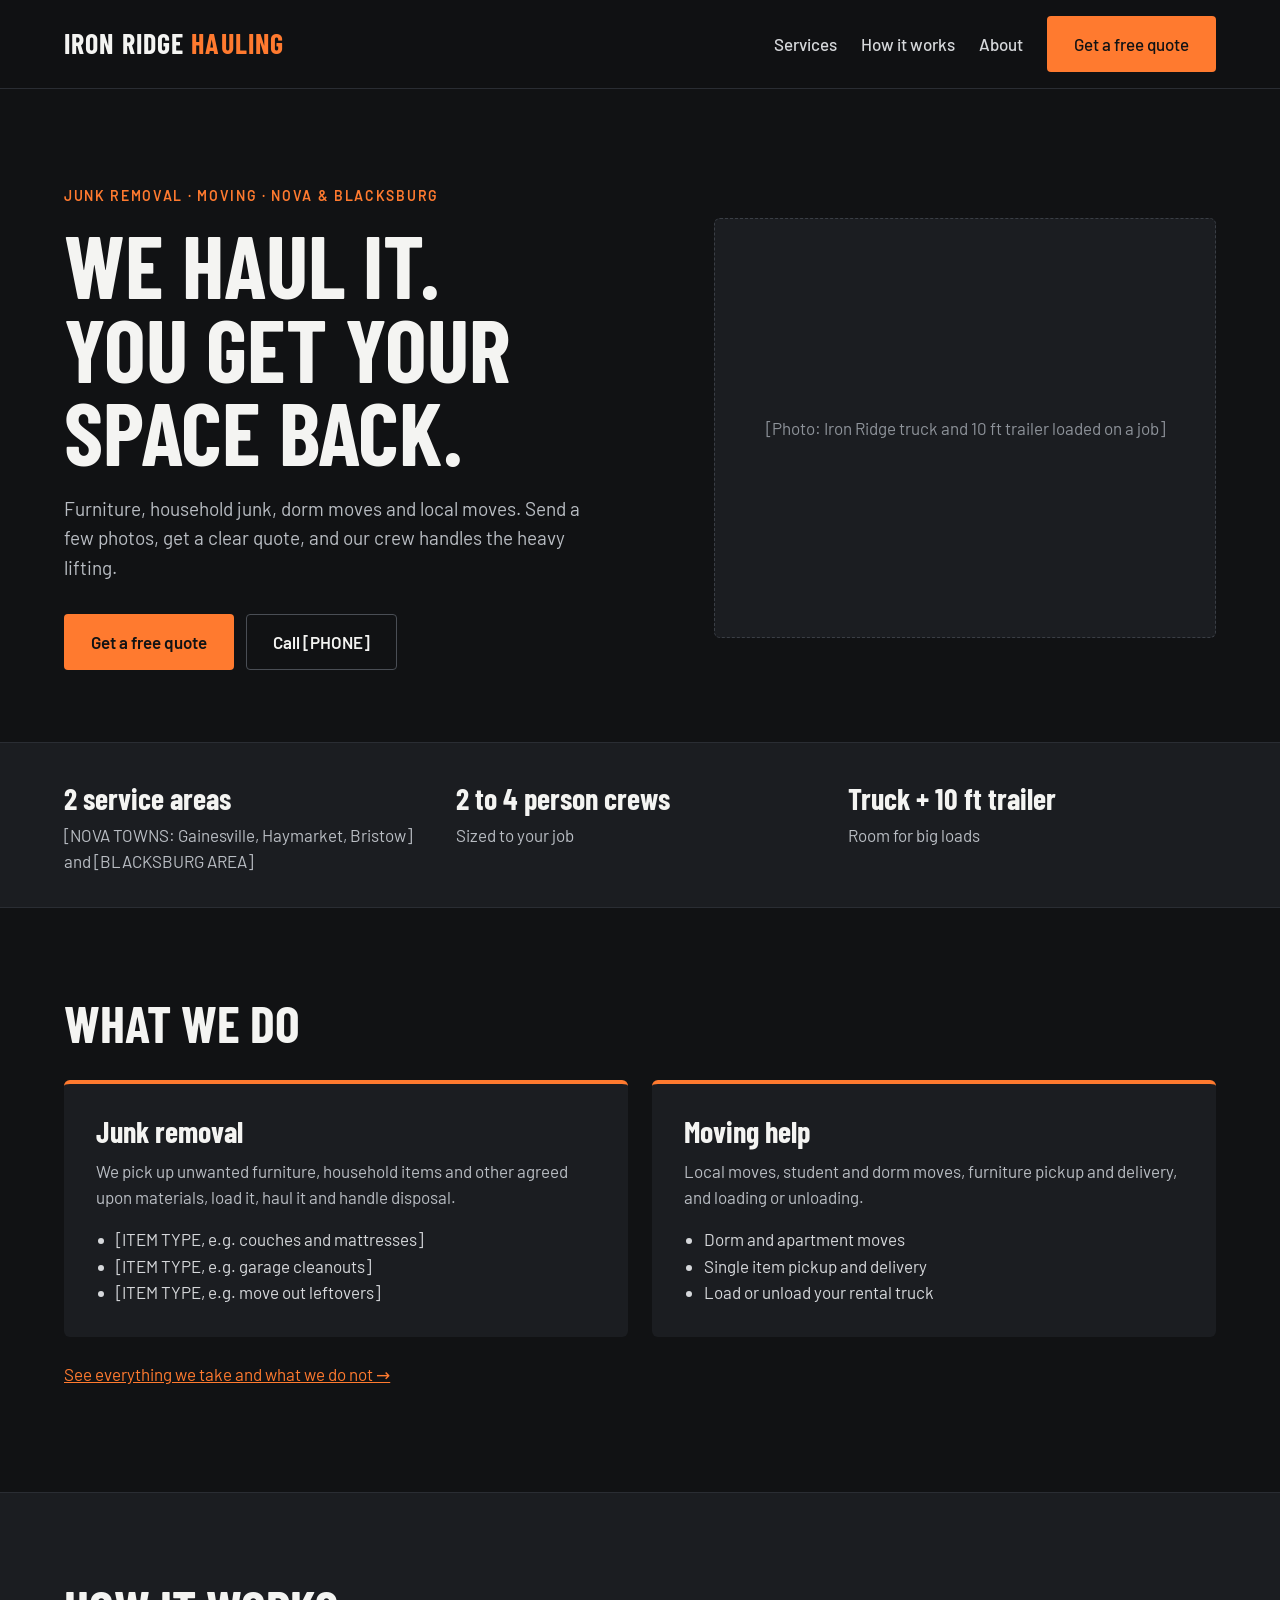
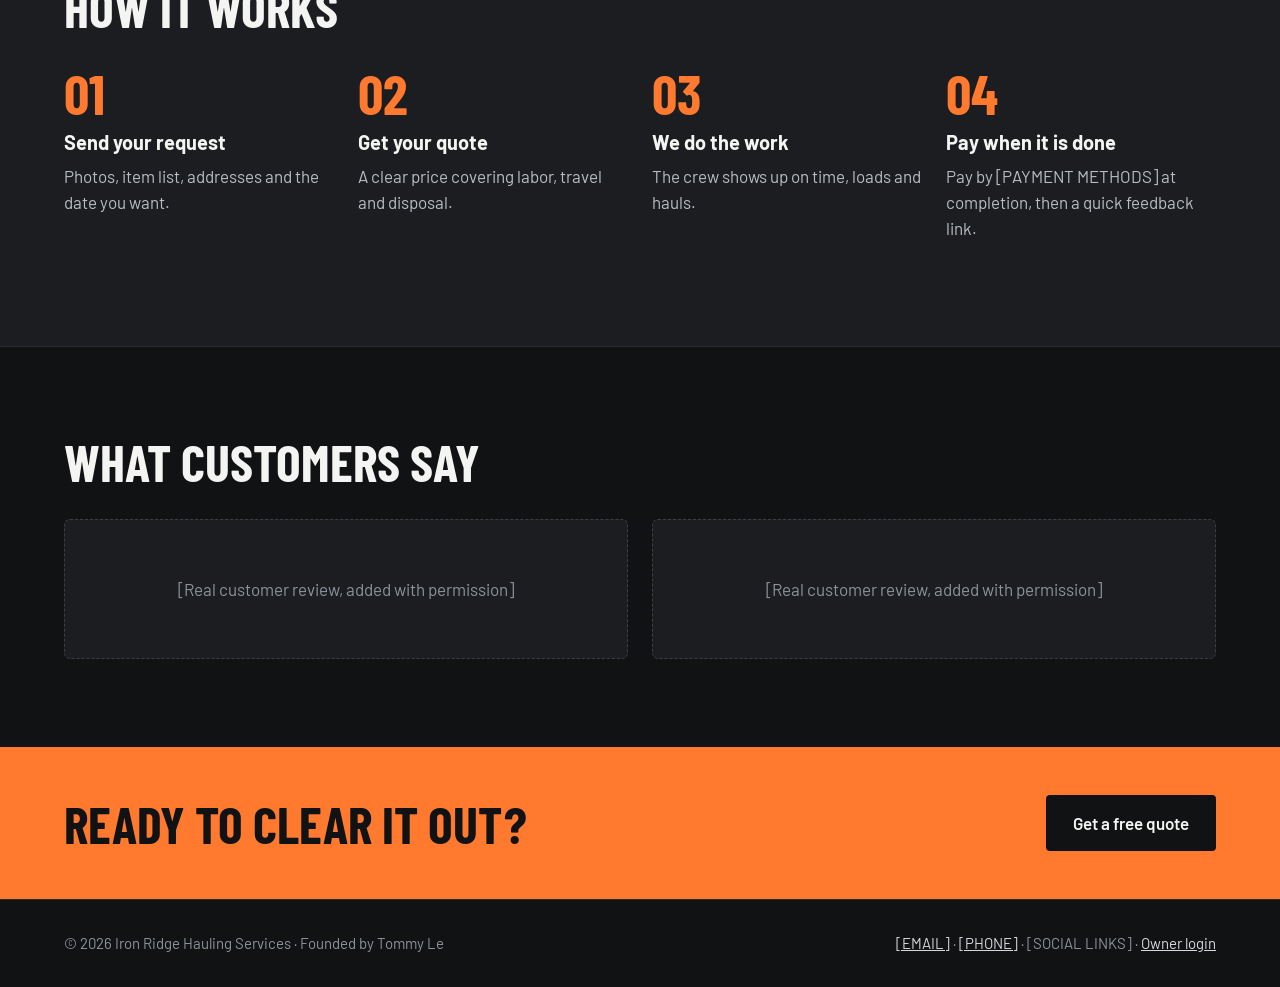
<file: index.html>
<!doctype html>
<html lang="en">
<head>
  <meta charset="utf-8">
  <meta name="viewport" content="width=device-width, initial-scale=1">
  <title>Iron Ridge Hauling Services | Junk Removal and Moving</title>
  <meta name="description" content="Junk removal and moving help in Northern Virginia and Blacksburg. Send photos, get a clear quote, and let our crew handle the heavy lifting.">
  <link rel="preconnect" href="https://fonts.googleapis.com">
  <link rel="preconnect" href="https://fonts.gstatic.com" crossorigin>
  <link rel="stylesheet" href="https://fonts.googleapis.com/css2?family=Barlow+Condensed:wght@600;700&family=Barlow:wght@400;500;600&display=swap">
  <link rel="stylesheet" href="css/styles.css">
  <!-- ANALYTICS: paste the Cloudflare Web Analytics or Google Analytics snippet here on every page -->
</head>
<body>
<a class="skip" href="#main">Skip to content</a>
<header class="site-header">
  <div class="container">
    <a class="logo" href="index.html">IRON RIDGE <span>HAULING</span></a>
    <button class="nav-toggle" aria-expanded="false" aria-controls="site-nav">Menu</button>
    <nav class="site-nav" id="site-nav" aria-label="Main">
      <a href="services.html">Services</a>
      <a href="index.html#how">How it works</a>
      <a href="about.html">About</a>
      <a class="btn btn-primary" href="quote.html">Get a free quote</a>
    </nav>
  </div>
</header>

<main id="main">
  <section class="hero">
    <div class="container">
      <div class="hero-copy">
        <div class="eyebrow">Junk removal · Moving · NoVA &amp; Blacksburg</div>
        <h1>We haul it.<br>You get your space back.</h1>
        <p>Furniture, household junk, dorm moves and local moves. Send a few photos, get a clear quote, and our crew handles the heavy lifting.</p>
        <div class="btn-row">
          <a class="btn btn-primary" href="quote.html">Get a free quote</a>
          <a class="btn btn-ghost" href="tel:[PHONE]">Call [PHONE]</a>
        </div>
      </div>
      <div class="hero-media">
        <!-- Replace with <img src="images/hero.jpg" alt="Iron Ridge truck and trailer loaded on a job"> -->
        <div class="placeholder">[Photo: Iron Ridge truck and 10 ft trailer loaded on a job]</div>
      </div>
    </div>
  </section>

  <section class="section alt" aria-label="At a glance" style="padding:0">
    <div class="container"><div class="stats">
      <div><div class="stat-title">2 service areas</div><div class="muted">[NOVA TOWNS: Gainesville, Haymarket, Bristow] and [BLACKSBURG AREA]</div></div>
      <div><div class="stat-title">2 to 4 person crews</div><div class="muted">Sized to your job</div></div>
      <div><div class="stat-title">Truck + 10 ft trailer</div><div class="muted">Room for big loads</div></div>
    </div></div>
  </section>

  <section class="section" id="services">
    <div class="container">
      <h2>What we do</h2>
      <div class="grid-2">
        <div class="card">
          <h3>Junk removal</h3>
          <p class="muted">We pick up unwanted furniture, household items and other agreed upon materials, load it, haul it and handle disposal.</p>
          <ul><li>[ITEM TYPE, e.g. couches and mattresses]</li><li>[ITEM TYPE, e.g. garage cleanouts]</li><li>[ITEM TYPE, e.g. move out leftovers]</li></ul>
        </div>
        <div class="card">
          <h3>Moving help</h3>
          <p class="muted">Local moves, student and dorm moves, furniture pickup and delivery, and loading or unloading.</p>
          <ul><li>Dorm and apartment moves</li><li>Single item pickup and delivery</li><li>Load or unload your rental truck</li></ul>
        </div>
      </div>
      <p style="margin-top:24px"><a href="services.html">See everything we take and what we do not →</a></p>
    </div>
  </section>

  <section class="section alt" id="how">
    <div class="container">
      <h2>How it works</h2>
      <div class="grid-4">
        <div class="step"><div class="step-num">01</div><h3>Send your request</h3><p>Photos, item list, addresses and the date you want.</p></div>
        <div class="step"><div class="step-num">02</div><h3>Get your quote</h3><p>A clear price covering labor, travel and disposal.</p></div>
        <div class="step"><div class="step-num">03</div><h3>We do the work</h3><p>The crew shows up on time, loads and hauls.</p></div>
        <div class="step"><div class="step-num">04</div><h3>Pay when it is done</h3><p>Pay by [PAYMENT METHODS] at completion, then a quick feedback link.</p></div>
      </div>
    </div>
  </section>

  <section class="section" id="reviews">
    <div class="container">
      <h2>What customers say</h2>
      <div class="grid-2">
        <div class="placeholder" style="min-height:140px">[Real customer review, added with permission]</div>
        <div class="placeholder" style="min-height:140px">[Real customer review, added with permission]</div>
      </div>
    </div>
  </section>

  <section class="cta-band">
    <div class="container">
      <h2>Ready to clear it out?</h2>
      <a class="btn" href="quote.html">Get a free quote</a>
    </div>
  </section>
</main>

<footer class="site-footer">
  <div class="container">
    <div>© <span data-year></span> Iron Ridge Hauling Services · Founded by Tommy Le</div>
    <div><a href="mailto:[EMAIL]">[EMAIL]</a> · <a href="tel:[PHONE]">[PHONE]</a> · [SOCIAL LINKS] · <a href="admin/">Owner login</a></div>
  </div>
</footer>
<script src="js/main.js"></script>
</body>
</html>
</file>
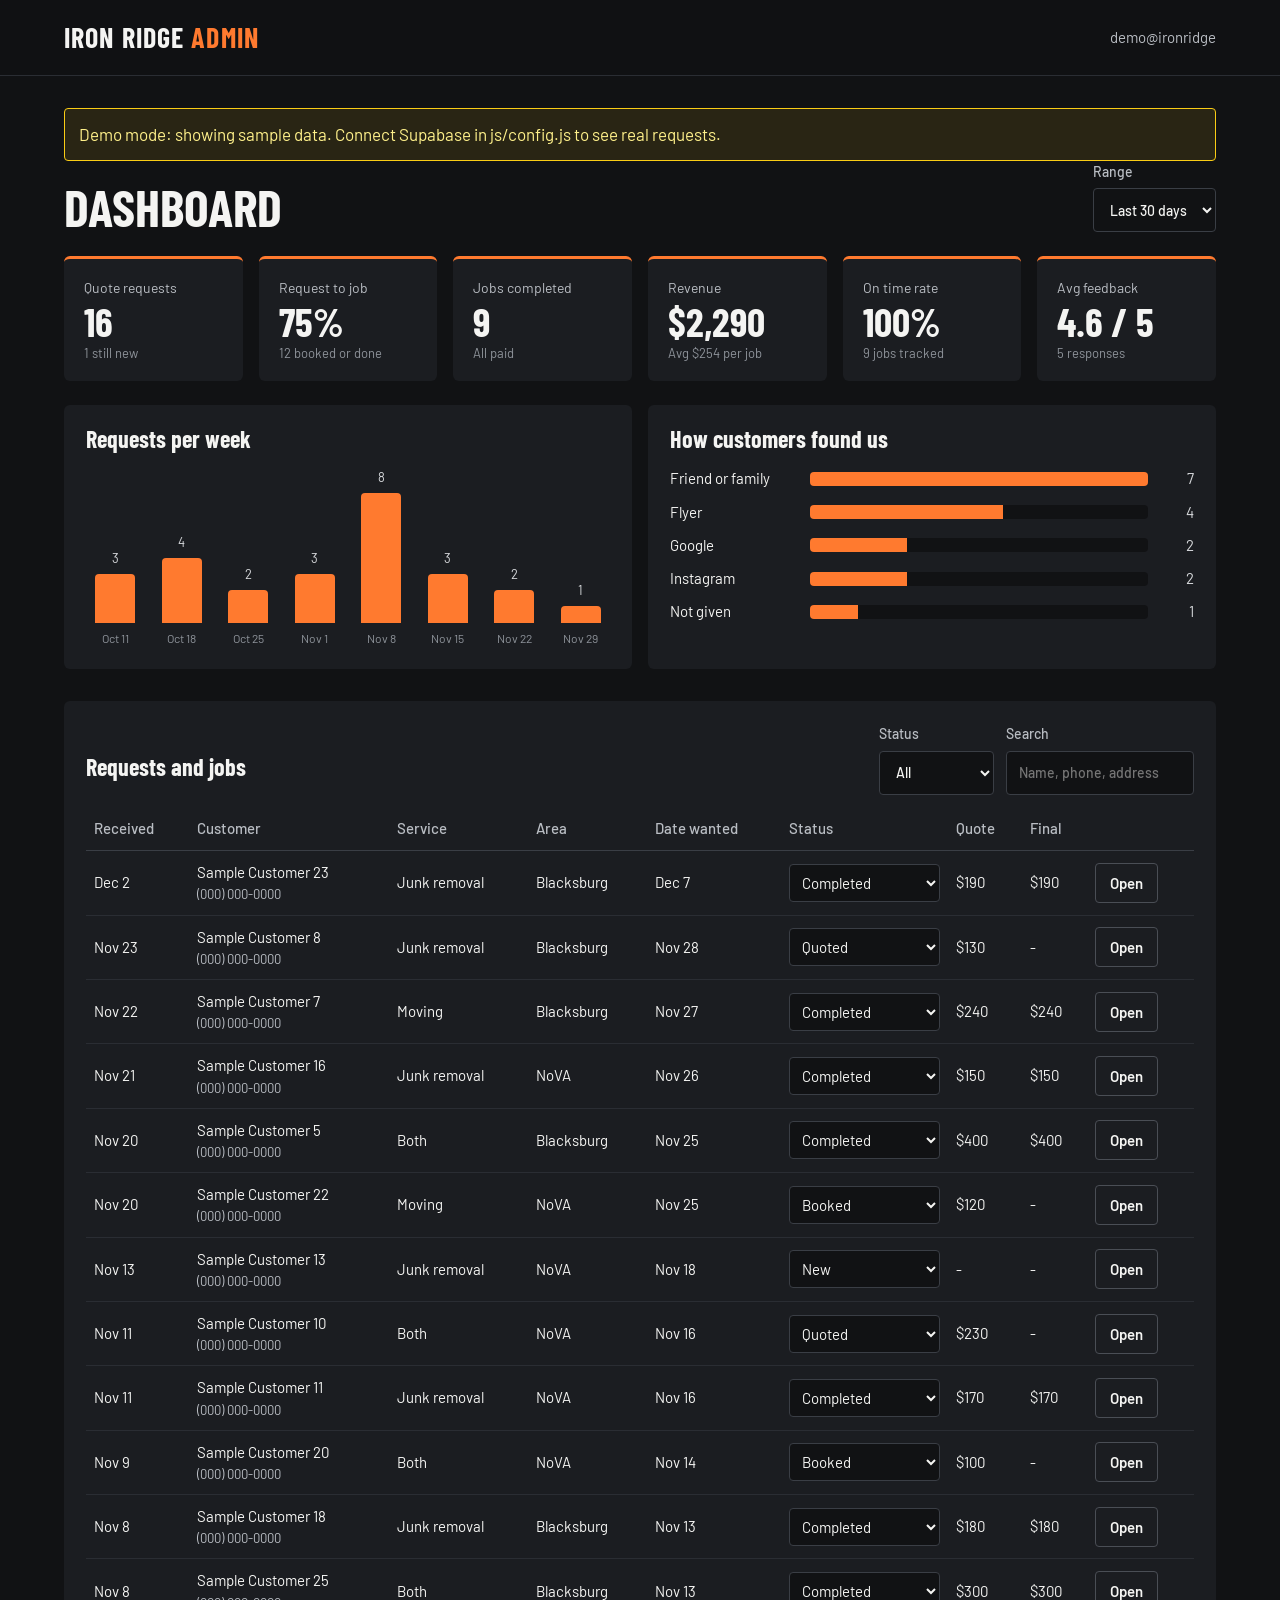
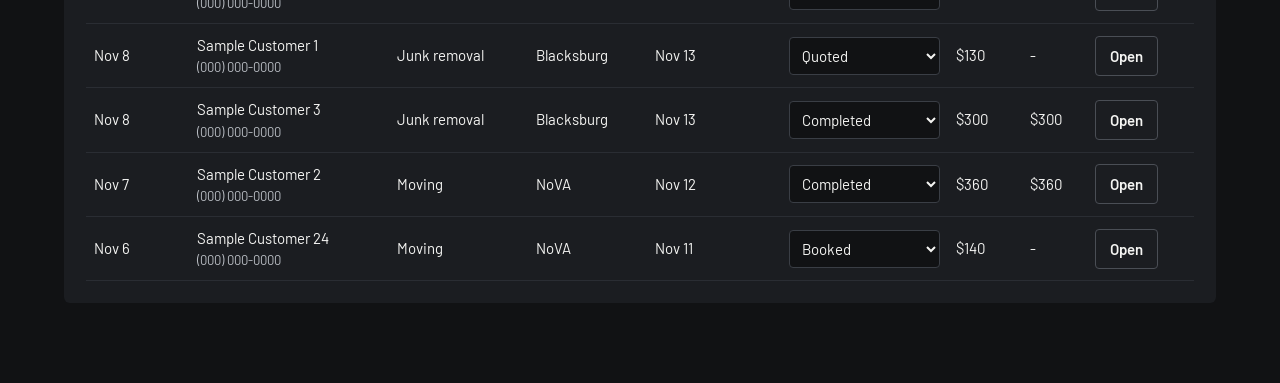
<file: admin/index.html>
<!doctype html>
<html lang="en">
<head>
  <meta charset="utf-8">
  <meta name="viewport" content="width=device-width, initial-scale=1">
  <title>Admin | Iron Ridge</title>
  <meta name="robots" content="noindex, nofollow">
  <link rel="preconnect" href="https://fonts.googleapis.com">
  <link rel="preconnect" href="https://fonts.gstatic.com" crossorigin>
  <link rel="stylesheet" href="https://fonts.googleapis.com/css2?family=Barlow+Condensed:wght@600;700&family=Barlow:wght@400;500;600&display=swap">
  <link rel="stylesheet" href="../css/styles.css">
  <link rel="stylesheet" href="admin.css">
</head>
<body>
<header class="site-header">
  <div class="container">
    <a class="logo" href="../index.html">IRON RIDGE <span>ADMIN</span></a>
    <div class="admin-user" id="admin-user" hidden>
      <span id="user-email"></span>
      <button class="btn btn-ghost btn-sm" id="logout-btn" type="button">Log out</button>
    </div>
  </div>
</header>

<main id="main" class="container admin-main">
  <div class="form-msg info show" id="demo-banner" hidden>Demo mode: showing sample data. Connect Supabase in js/config.js to see real requests.</div>

  <!-- Login -->
  <section id="login-view" hidden>
    <form class="form login-form" id="login-form">
      <h1 style="font-size:44px;text-transform:uppercase;grid-column:1/-1">Owner login</h1>
      <label class="field full">Email<input type="email" name="email" autocomplete="username" required></label>
      <label class="field full">Password<input type="password" name="password" autocomplete="current-password" required></label>
      <div class="form-msg error" id="login-error" role="alert"></div>
      <button class="btn btn-primary" type="submit">Log in</button>
    </form>
  </section>

  <!-- Dashboard -->
  <section id="dash-view" hidden>
    <div class="dash-head">
      <h1>Dashboard</h1>
      <label class="field inline">Range
        <select id="range" class="input">
          <option value="7">Last 7 days</option>
          <option value="30" selected>Last 30 days</option>
          <option value="90">Last 90 days</option>
          <option value="3650">All time</option>
        </select>
      </label>
    </div>

    <div class="kpis" id="kpis"></div>

    <div class="dash-grid">
      <div class="panel">
        <h2 class="panel-title">Requests per week</h2>
        <div class="bars" id="weekly"></div>
      </div>
      <div class="panel">
        <h2 class="panel-title">How customers found us</h2>
        <div class="hbars" id="sources"></div>
      </div>
    </div>

    <div class="panel">
      <div class="table-head">
        <h2 class="panel-title">Requests and jobs</h2>
        <div class="filters">
          <label class="field inline">Status
            <select id="status-filter" class="input">
              <option value="">All</option>
              <option value="new">New</option>
              <option value="quoted">Quoted</option>
              <option value="booked">Booked</option>
              <option value="completed">Completed</option>
              <option value="lost">Lost</option>
            </select>
          </label>
          <label class="field inline">Search<input id="search" class="input" type="text" placeholder="Name, phone, address"></label>
        </div>
      </div>
      <div class="table-wrap">
        <table>
          <thead>
            <tr><th>Received</th><th>Customer</th><th>Service</th><th>Area</th><th>Date wanted</th><th>Status</th><th>Quote</th><th>Final</th><th></th></tr>
          </thead>
          <tbody id="rows"></tbody>
        </table>
      </div>
      <p class="muted" id="empty" hidden>No requests match.</p>
    </div>
  </section>

  <!-- Detail drawer -->
  <dialog id="detail">
    <form method="dialog" class="detail-close"><button class="btn btn-ghost btn-sm" aria-label="Close">Close</button></form>
    <div id="detail-body"></div>
  </dialog>
</main>
<script type="module" src="admin.js"></script>
</body>
</html>
</file>
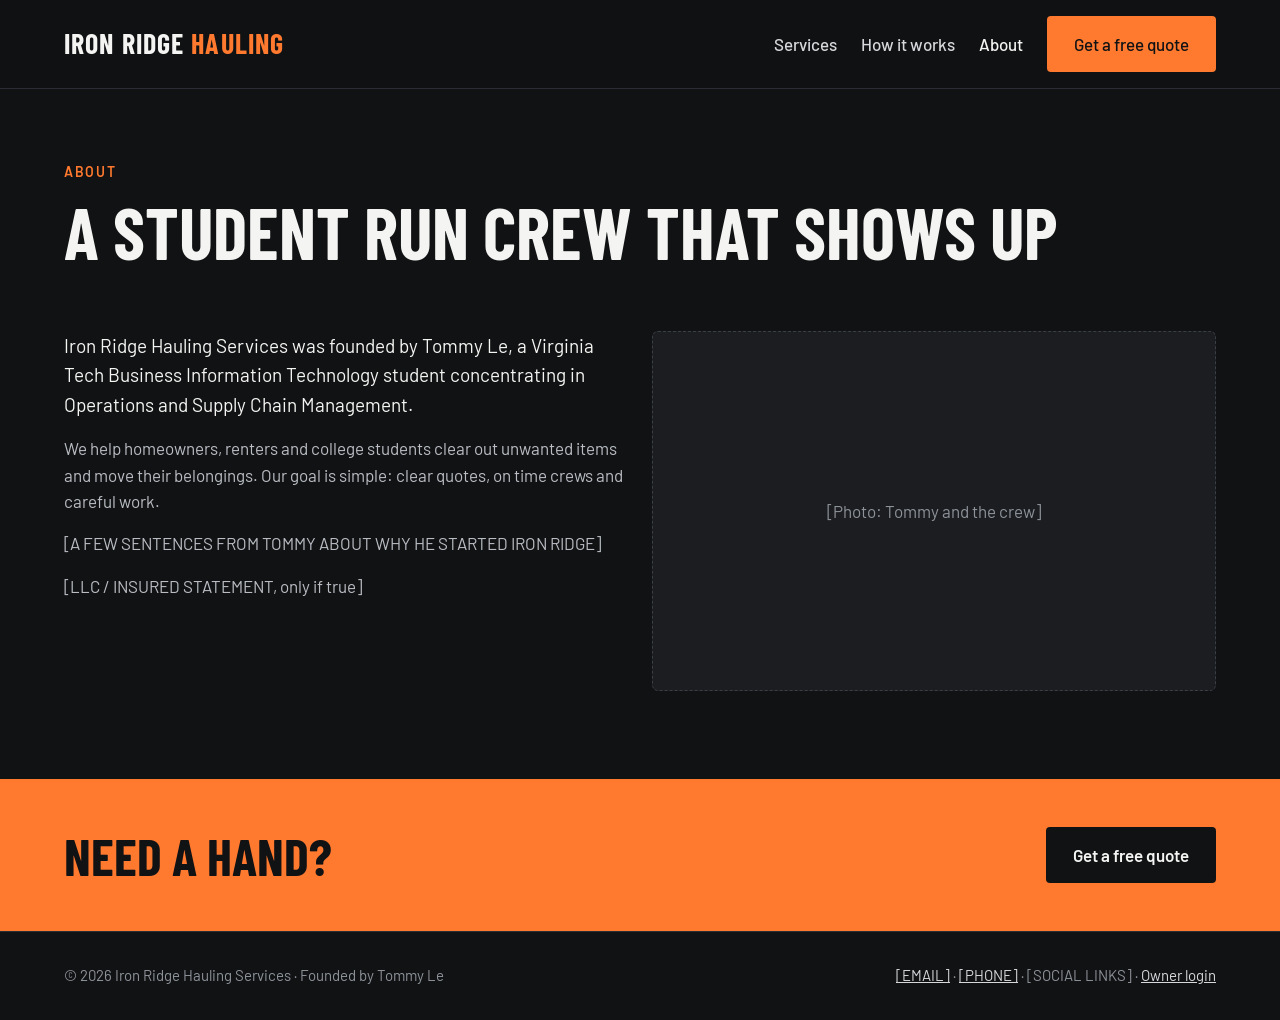
<file: about.html>
<!doctype html>
<html lang="en">
<head>
  <meta charset="utf-8">
  <meta name="viewport" content="width=device-width, initial-scale=1">
  <title>About | Iron Ridge Hauling Services</title>
  <meta name="description" content="Iron Ridge is a student run junk removal and moving business founded by Tommy Le.">
  <link rel="preconnect" href="https://fonts.googleapis.com">
  <link rel="preconnect" href="https://fonts.gstatic.com" crossorigin>
  <link rel="stylesheet" href="https://fonts.googleapis.com/css2?family=Barlow+Condensed:wght@600;700&family=Barlow:wght@400;500;600&display=swap">
  <link rel="stylesheet" href="css/styles.css">
  <!-- ANALYTICS snippet here -->
</head>
<body>
<a class="skip" href="#main">Skip to content</a>
<header class="site-header">
  <div class="container">
    <a class="logo" href="index.html">IRON RIDGE <span>HAULING</span></a>
    <button class="nav-toggle" aria-expanded="false" aria-controls="site-nav">Menu</button>
    <nav class="site-nav" id="site-nav" aria-label="Main">
      <a href="services.html">Services</a>
      <a href="index.html#how">How it works</a>
      <a href="about.html" aria-current="page">About</a>
      <a class="btn btn-primary" href="quote.html">Get a free quote</a>
    </nav>
  </div>
</header>

<main id="main">
  <section class="page-head">
    <div class="container">
      <div class="eyebrow">About</div>
      <h1>A student run crew that shows up</h1>
    </div>
  </section>

  <section class="section" style="padding-top:40px">
    <div class="container grid-2">
      <div>
        <p style="font-size:19px">Iron Ridge Hauling Services was founded by Tommy Le, a Virginia Tech Business Information Technology student concentrating in Operations and Supply Chain Management.</p>
        <p class="muted">We help homeowners, renters and college students clear out unwanted items and move their belongings. Our goal is simple: clear quotes, on time crews and careful work.</p>
        <p class="muted">[A FEW SENTENCES FROM TOMMY ABOUT WHY HE STARTED IRON RIDGE]</p>
        <p class="muted">[LLC / INSURED STATEMENT, only if true]</p>
      </div>
      <div class="placeholder" style="min-height:360px">[Photo: Tommy and the crew]</div>
    </div>
  </section>

  <section class="cta-band">
    <div class="container">
      <h2>Need a hand?</h2>
      <a class="btn" href="quote.html">Get a free quote</a>
    </div>
  </section>
</main>

<footer class="site-footer">
  <div class="container">
    <div>© <span data-year></span> Iron Ridge Hauling Services · Founded by Tommy Le</div>
    <div><a href="mailto:[EMAIL]">[EMAIL]</a> · <a href="tel:[PHONE]">[PHONE]</a> · [SOCIAL LINKS] · <a href="admin/">Owner login</a></div>
  </div>
</footer>
<script src="js/main.js"></script>
</body>
</html>
</file>
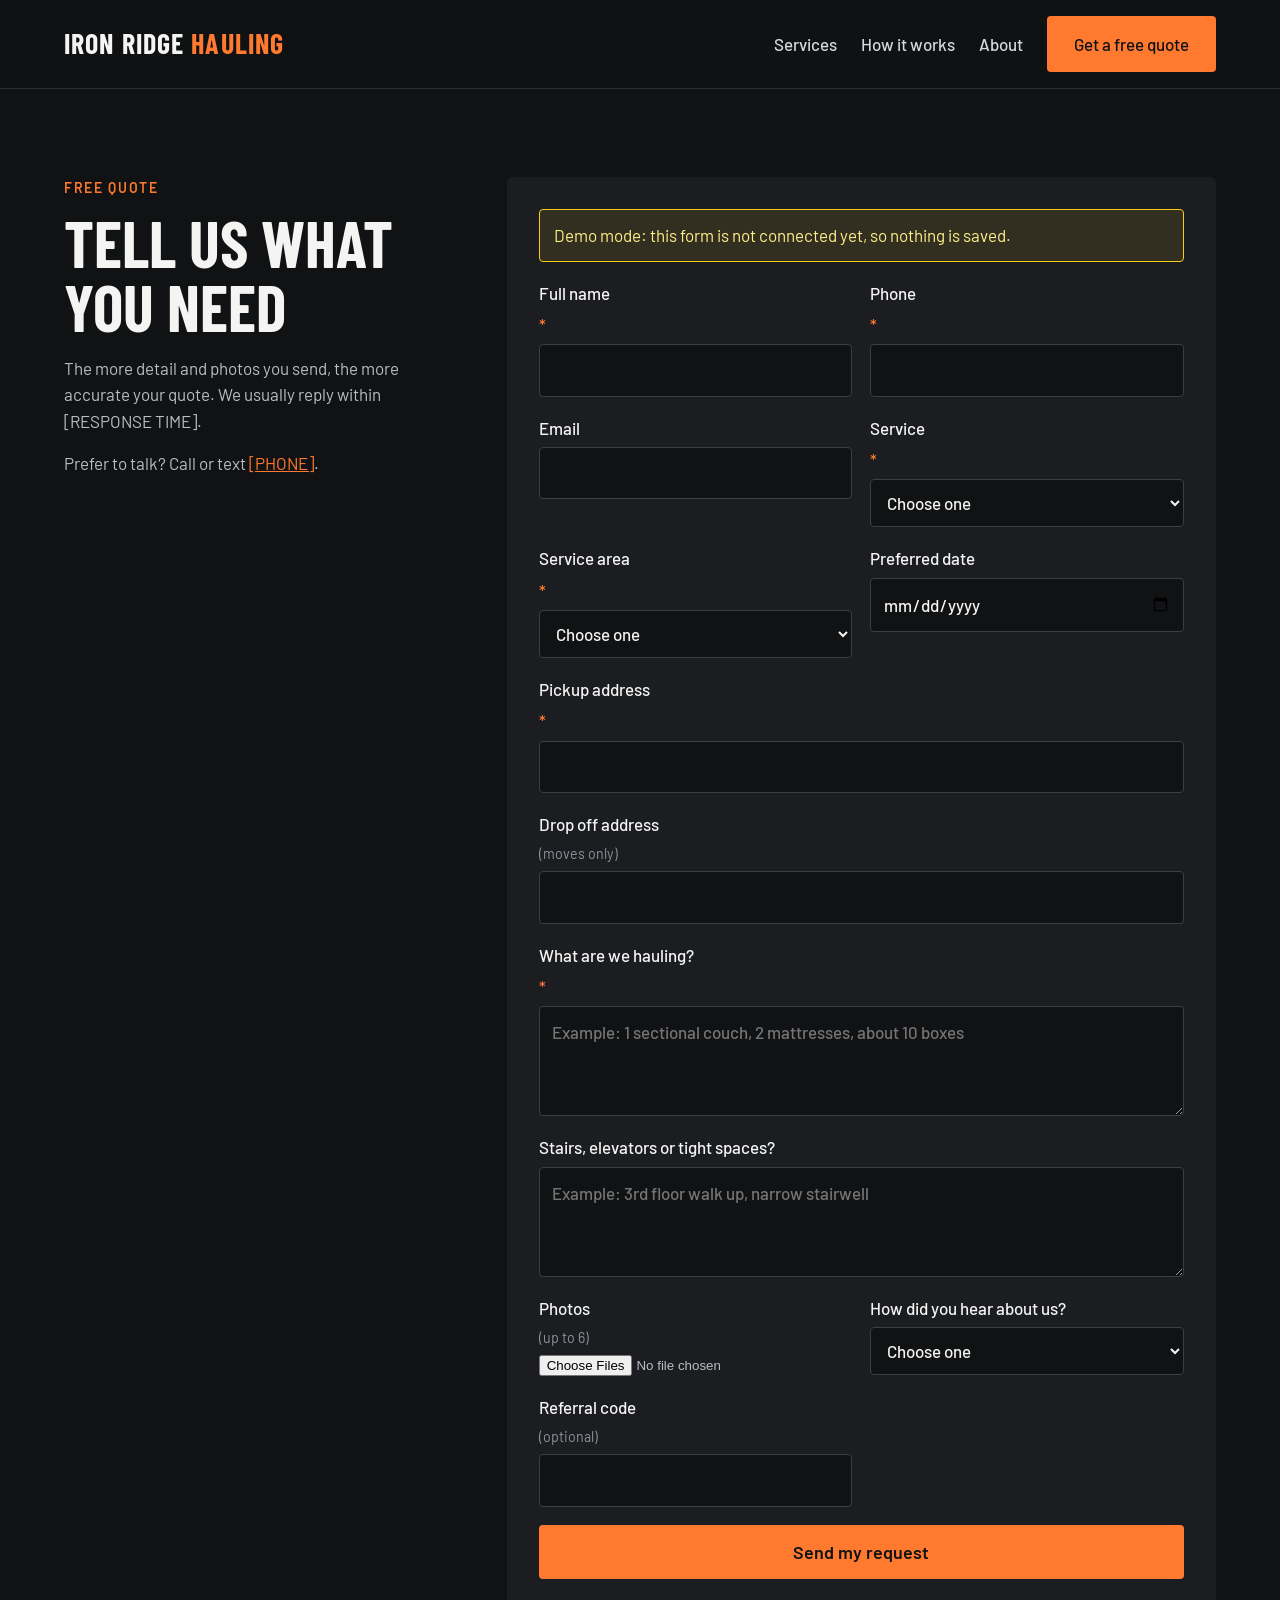
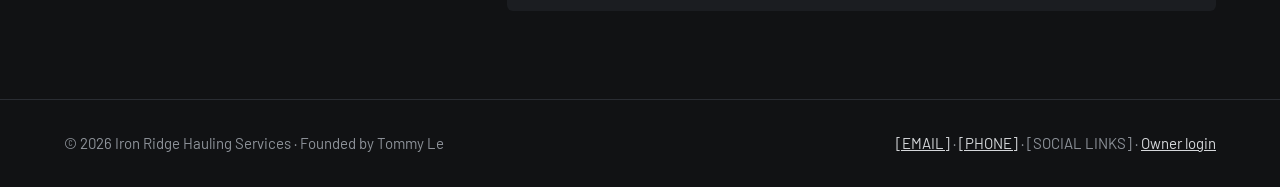
<file: quote.html>
<!doctype html>
<html lang="en">
<head>
  <meta charset="utf-8">
  <meta name="viewport" content="width=device-width, initial-scale=1">
  <title>Get a Free Quote | Iron Ridge Hauling Services</title>
  <meta name="description" content="Request a free junk removal or moving quote from Iron Ridge Hauling Services.">
  <link rel="preconnect" href="https://fonts.googleapis.com">
  <link rel="preconnect" href="https://fonts.gstatic.com" crossorigin>
  <link rel="stylesheet" href="https://fonts.googleapis.com/css2?family=Barlow+Condensed:wght@600;700&family=Barlow:wght@400;500;600&display=swap">
  <link rel="stylesheet" href="css/styles.css">
  <!-- ANALYTICS snippet here -->
</head>
<body>
<a class="skip" href="#main">Skip to content</a>
<header class="site-header">
  <div class="container">
    <a class="logo" href="index.html">IRON RIDGE <span>HAULING</span></a>
    <button class="nav-toggle" aria-expanded="false" aria-controls="site-nav">Menu</button>
    <nav class="site-nav" id="site-nav" aria-label="Main">
      <a href="services.html">Services</a>
      <a href="index.html#how">How it works</a>
      <a href="about.html">About</a>
      <a class="btn btn-primary" href="quote.html" aria-current="page">Get a free quote</a>
    </nav>
  </div>
</header>

<main id="main">
  <section class="section">
    <div class="container quote-layout">
      <div>
        <div class="eyebrow">Free quote</div>
        <h1 style="font-size:clamp(44px,6vw,64px);text-transform:uppercase;margin:12px 0 16px">Tell us what you need</h1>
        <p class="muted">The more detail and photos you send, the more accurate your quote. We usually reply within [RESPONSE TIME].</p>
        <p class="muted">Prefer to talk? Call or text <a href="tel:[PHONE]">[PHONE]</a>.</p>
      </div>

      <form class="form" id="quote-form" novalidate>
        <div class="form-msg info" id="demo-msg" role="status">Demo mode: this form is not connected yet, so nothing is saved.</div>

        <label class="field">Full name <span class="req" aria-hidden="true">*</span>
          <input type="text" name="name" autocomplete="name" required>
        </label>
        <label class="field">Phone <span class="req" aria-hidden="true">*</span>
          <input type="tel" name="phone" autocomplete="tel" required>
        </label>
        <label class="field">Email
          <input type="email" name="email" autocomplete="email">
        </label>
        <label class="field">Service <span class="req" aria-hidden="true">*</span>
          <select name="service" required>
            <option value="">Choose one</option>
            <option value="junk_removal">Junk removal</option>
            <option value="moving">Moving help</option>
            <option value="both">Both</option>
          </select>
        </label>
        <label class="field">Service area <span class="req" aria-hidden="true">*</span>
          <select name="area" required>
            <option value="">Choose one</option>
            <option value="nova">Northern Virginia</option>
            <option value="blacksburg">Blacksburg area</option>
          </select>
        </label>
        <label class="field">Preferred date
          <input type="date" name="preferred_date">
        </label>
        <label class="field full">Pickup address <span class="req" aria-hidden="true">*</span>
          <input type="text" name="pickup_address" autocomplete="street-address" required>
        </label>
        <label class="field full">Drop off address <small>(moves only)</small>
          <input type="text" name="dropoff_address">
        </label>
        <label class="field full">What are we hauling? <span class="req" aria-hidden="true">*</span>
          <textarea name="items" required placeholder="Example: 1 sectional couch, 2 mattresses, about 10 boxes"></textarea>
        </label>
        <label class="field full">Stairs, elevators or tight spaces?
          <textarea name="access_notes" placeholder="Example: 3rd floor walk up, narrow stairwell"></textarea>
        </label>
        <label class="field">Photos <small>(up to 6)</small>
          <input type="file" name="photos" accept="image/*" multiple>
        </label>
        <label class="field">How did you hear about us?
          <select name="referral_source">
            <option value="">Choose one</option>
            <option value="friend">Friend or family</option>
            <option value="google">Google</option>
            <option value="instagram">Instagram</option>
            <option value="facebook">Facebook</option>
            <option value="flyer">Flyer</option>
            <option value="repeat">I have used Iron Ridge before</option>
            <option value="other">Other</option>
          </select>
        </label>
        <label class="field">Referral code <small>(optional)</small>
          <input type="text" name="referral_code">
        </label>

        <div class="form-msg error" id="form-error" role="alert"></div>
        <button class="btn btn-primary" type="submit" id="submit-btn">Send my request</button>
      </form>
    </div>
  </section>
</main>

<footer class="site-footer">
  <div class="container">
    <div>© <span data-year></span> Iron Ridge Hauling Services · Founded by Tommy Le</div>
    <div><a href="mailto:[EMAIL]">[EMAIL]</a> · <a href="tel:[PHONE]">[PHONE]</a> · [SOCIAL LINKS] · <a href="admin/">Owner login</a></div>
  </div>
</footer>
<script src="js/main.js"></script>
<script type="module" src="js/quote.js"></script>
</body>
</html>
</file>
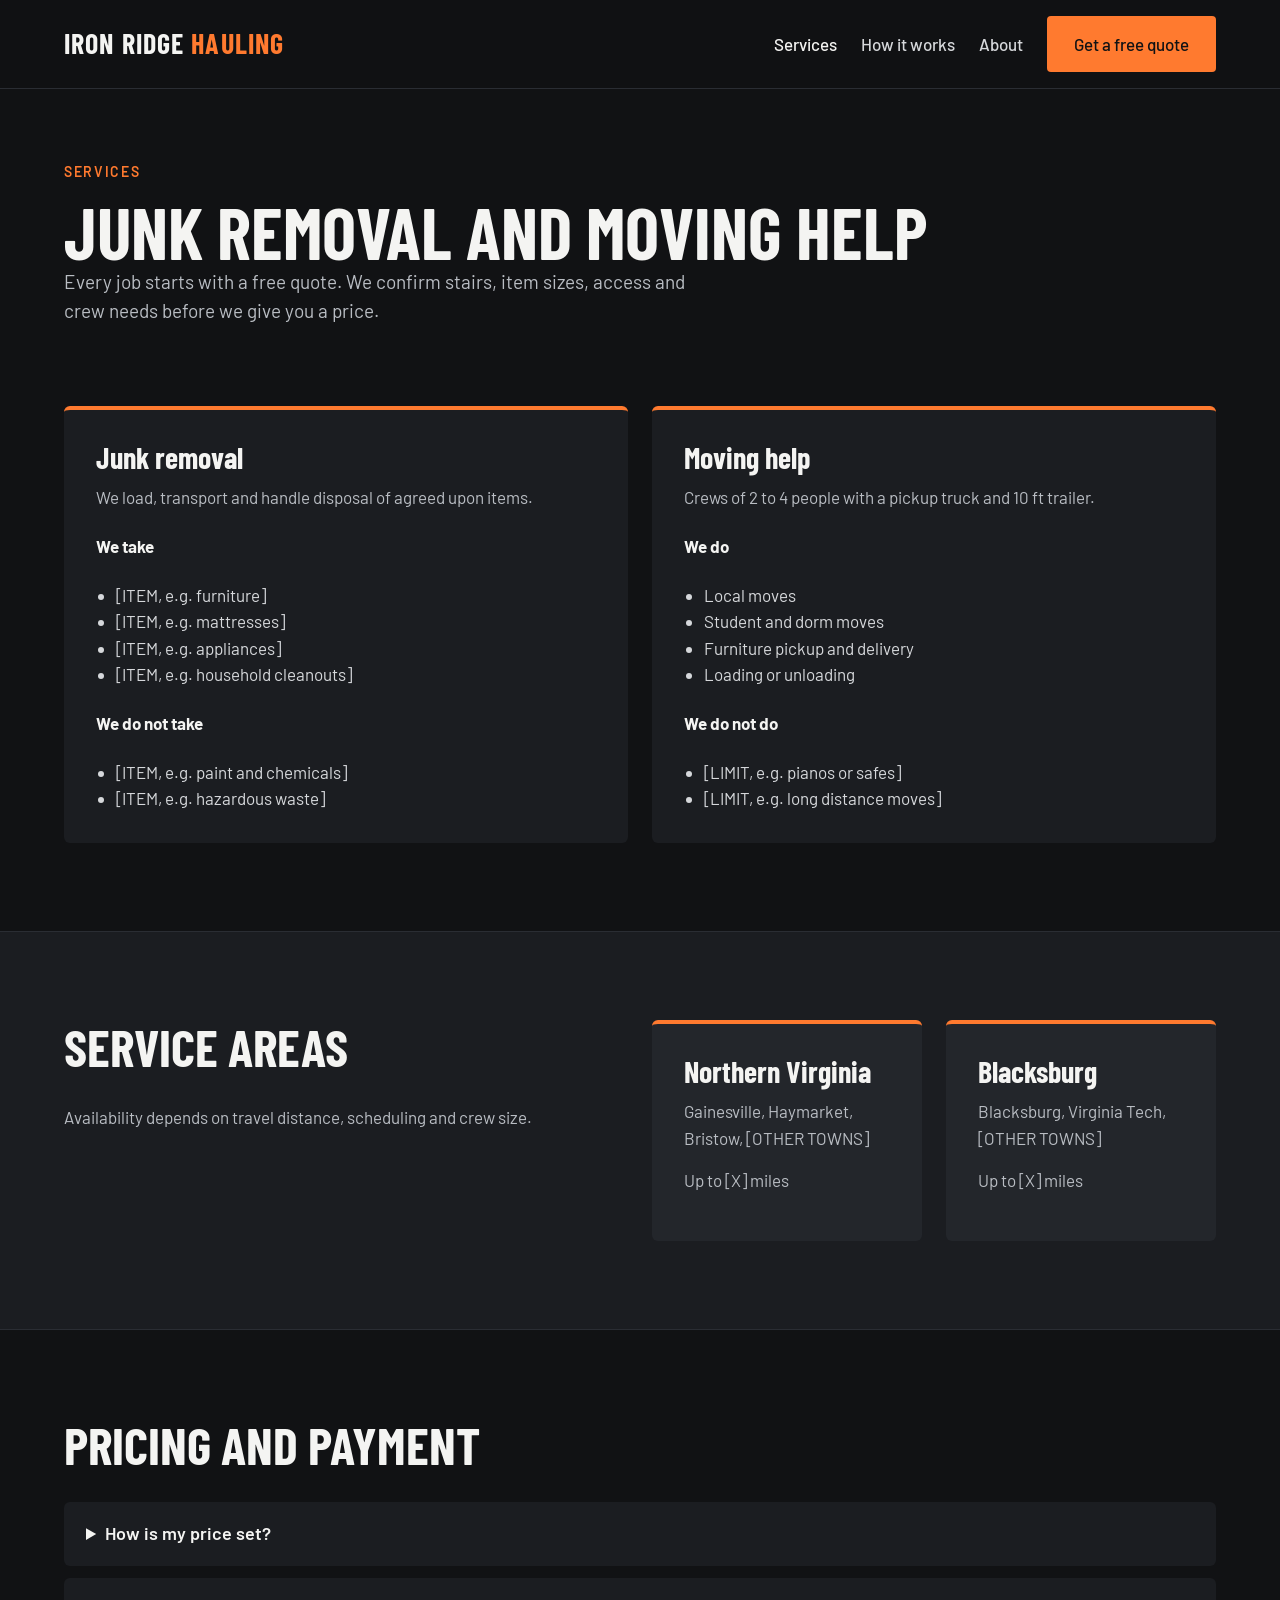
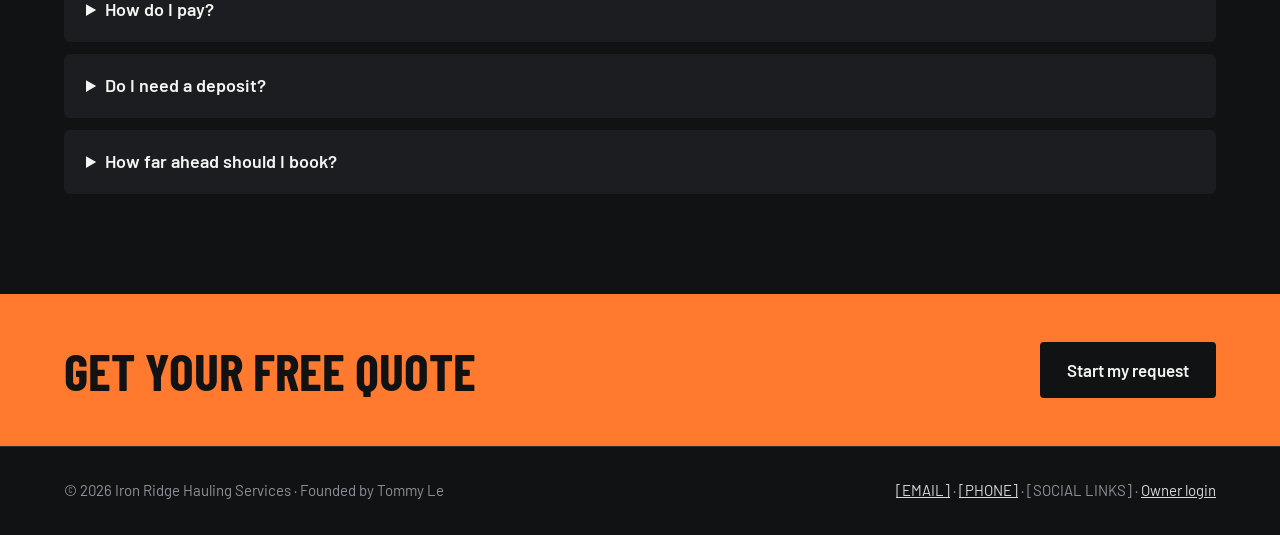
<file: services.html>
<!doctype html>
<html lang="en">
<head>
  <meta charset="utf-8">
  <meta name="viewport" content="width=device-width, initial-scale=1">
  <title>Services | Iron Ridge Hauling Services</title>
  <meta name="description" content="Junk removal and moving help from Iron Ridge Hauling Services. What we take, what we do not, and where we work.">
  <link rel="preconnect" href="https://fonts.googleapis.com">
  <link rel="preconnect" href="https://fonts.gstatic.com" crossorigin>
  <link rel="stylesheet" href="https://fonts.googleapis.com/css2?family=Barlow+Condensed:wght@600;700&family=Barlow:wght@400;500;600&display=swap">
  <link rel="stylesheet" href="css/styles.css">
  <!-- ANALYTICS snippet here -->
</head>
<body>
<a class="skip" href="#main">Skip to content</a>
<header class="site-header">
  <div class="container">
    <a class="logo" href="index.html">IRON RIDGE <span>HAULING</span></a>
    <button class="nav-toggle" aria-expanded="false" aria-controls="site-nav">Menu</button>
    <nav class="site-nav" id="site-nav" aria-label="Main">
      <a href="services.html" aria-current="page">Services</a>
      <a href="index.html#how">How it works</a>
      <a href="about.html">About</a>
      <a class="btn btn-primary" href="quote.html">Get a free quote</a>
    </nav>
  </div>
</header>

<main id="main">
  <section class="page-head">
    <div class="container">
      <div class="eyebrow">Services</div>
      <h1>Junk removal and moving help</h1>
      <p class="muted" style="max-width:640px;font-size:19px">Every job starts with a free quote. We confirm stairs, item sizes, access and crew needs before we give you a price.</p>
    </div>
  </section>

  <section class="section" style="padding-top:40px">
    <div class="container grid-2">
      <div class="card">
        <h3>Junk removal</h3>
        <p class="muted">We load, transport and handle disposal of agreed upon items.</p>
        <h4>We take</h4>
        <ul>
          <li>[ITEM, e.g. furniture]</li>
          <li>[ITEM, e.g. mattresses]</li>
          <li>[ITEM, e.g. appliances]</li>
          <li>[ITEM, e.g. household cleanouts]</li>
        </ul>
        <h4>We do not take</h4>
        <ul>
          <li>[ITEM, e.g. paint and chemicals]</li>
          <li>[ITEM, e.g. hazardous waste]</li>
        </ul>
      </div>
      <div class="card">
        <h3>Moving help</h3>
        <p class="muted">Crews of 2 to 4 people with a pickup truck and 10 ft trailer.</p>
        <h4>We do</h4>
        <ul>
          <li>Local moves</li>
          <li>Student and dorm moves</li>
          <li>Furniture pickup and delivery</li>
          <li>Loading or unloading</li>
        </ul>
        <h4>We do not do</h4>
        <ul>
          <li>[LIMIT, e.g. pianos or safes]</li>
          <li>[LIMIT, e.g. long distance moves]</li>
        </ul>
      </div>
    </div>
  </section>

  <section class="section alt" id="areas">
    <div class="container grid-2">
      <div>
        <h2>Service areas</h2>
        <p class="muted">Availability depends on travel distance, scheduling and crew size.</p>
      </div>
      <div class="grid-2" style="grid-template-columns:repeat(auto-fit,minmax(220px,1fr))">
        <div class="card"><h3>Northern Virginia</h3><p class="muted">Gainesville, Haymarket, Bristow, [OTHER TOWNS]</p><p class="muted">Up to [X] miles</p></div>
        <div class="card"><h3>Blacksburg</h3><p class="muted">Blacksburg, Virginia Tech, [OTHER TOWNS]</p><p class="muted">Up to [X] miles</p></div>
      </div>
    </div>
  </section>

  <section class="section" id="pricing">
    <div class="container">
      <h2>Pricing and payment</h2>
      <details><summary>How is my price set?</summary><p>Your quote covers labor, truck and trailer use, travel and any disposal fees. [MINIMUM CHARGE OR STARTING PRICE, if Tommy wants one listed]</p></details>
      <details><summary>How do I pay?</summary><p>Payment is collected when the job is done. We accept [PAYMENT METHODS].</p></details>
      <details><summary>Do I need a deposit?</summary><p>[DEPOSIT AND CANCELLATION POLICY]</p></details>
      <details><summary>How far ahead should I book?</summary><p>[BOOKING LEAD TIME]. We take jobs [DAYS AND TIMES].</p></details>
    </div>
  </section>

  <section class="cta-band">
    <div class="container">
      <h2>Get your free quote</h2>
      <a class="btn" href="quote.html">Start my request</a>
    </div>
  </section>
</main>

<footer class="site-footer">
  <div class="container">
    <div>© <span data-year></span> Iron Ridge Hauling Services · Founded by Tommy Le</div>
    <div><a href="mailto:[EMAIL]">[EMAIL]</a> · <a href="tel:[PHONE]">[PHONE]</a> · [SOCIAL LINKS] · <a href="admin/">Owner login</a></div>
  </div>
</footer>
<script src="js/main.js"></script>
</body>
</html>
</file>
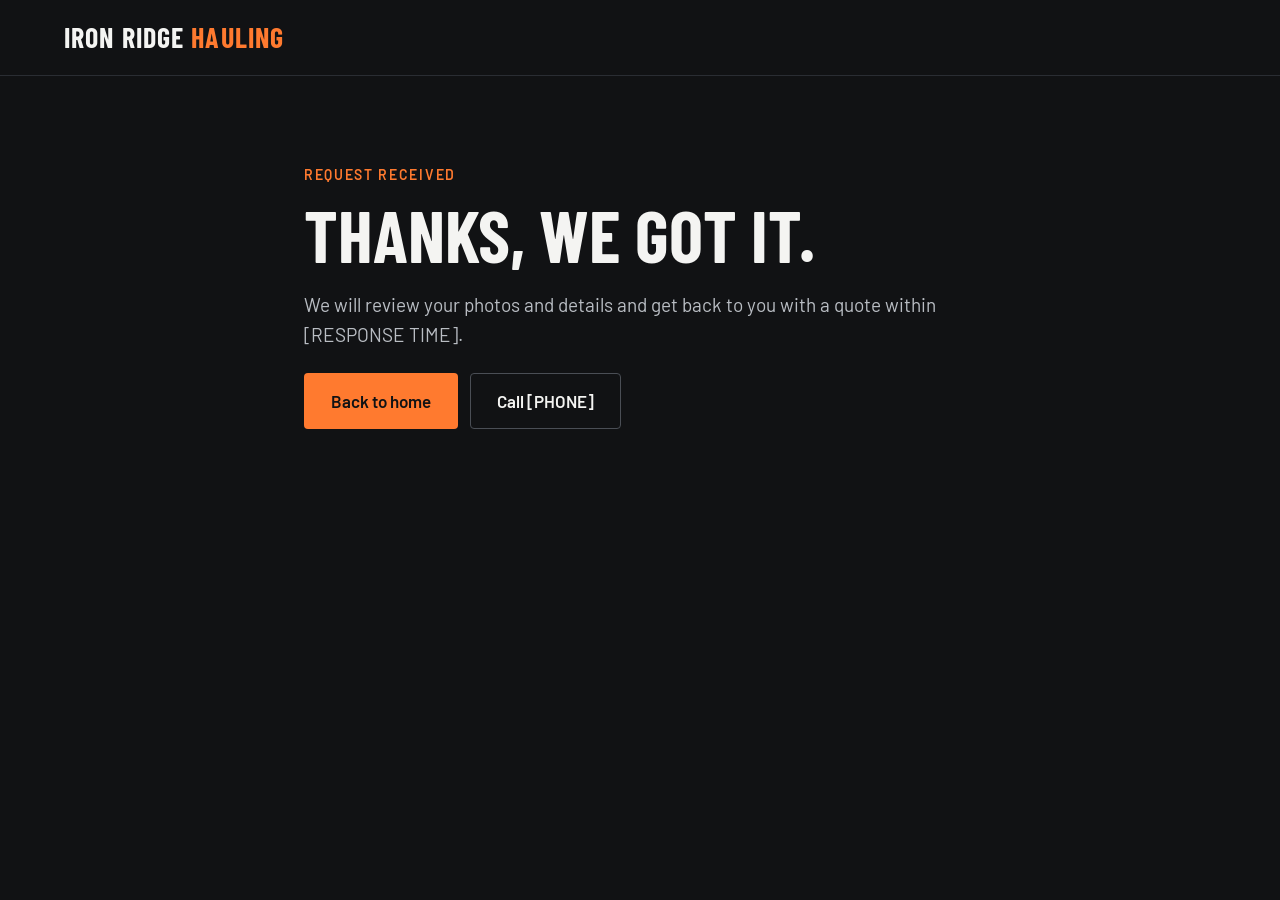
<file: thanks.html>
<!doctype html>
<html lang="en">
<head>
  <meta charset="utf-8">
  <meta name="viewport" content="width=device-width, initial-scale=1">
  <title>Request Received | Iron Ridge Hauling Services</title>
  <meta name="robots" content="noindex">
  <link rel="preconnect" href="https://fonts.googleapis.com">
  <link rel="preconnect" href="https://fonts.gstatic.com" crossorigin>
  <link rel="stylesheet" href="https://fonts.googleapis.com/css2?family=Barlow+Condensed:wght@600;700&family=Barlow:wght@400;500;600&display=swap">
  <link rel="stylesheet" href="css/styles.css">
  <!-- ANALYTICS snippet here (count this page as a conversion) -->
</head>
<body>
<header class="site-header">
  <div class="container">
    <a class="logo" href="index.html">IRON RIDGE <span>HAULING</span></a>
  </div>
</header>
<main id="main">
  <section class="section">
    <div class="container" style="max-width:720px">
      <div class="eyebrow">Request received</div>
      <h1 style="font-size:clamp(44px,6vw,72px);text-transform:uppercase;margin:12px 0 20px">Thanks, we got it.</h1>
      <p class="muted" style="font-size:19px">We will review your photos and details and get back to you with a quote within [RESPONSE TIME].</p>
      <p class="muted" id="demo-note" hidden>(Demo mode: nothing was actually sent.)</p>
      <div class="btn-row" style="margin-top:24px">
        <a class="btn btn-primary" href="index.html">Back to home</a>
        <a class="btn btn-ghost" href="tel:[PHONE]">Call [PHONE]</a>
      </div>
    </div>
  </section>
</main>
<script>
  if (new URLSearchParams(location.search).get("demo")) document.getElementById("demo-note").hidden = false;
</script>
</body>
</html>
</file>
<file: css/styles.css>
/* Iron Ridge Hauling Services — "Heavy Duty" theme */
:root {
  --bg: #111214;
  --surface: #1B1D21;
  --surface-2: #23262B;
  --line: #2A2D33;
  --line-strong: #3A3E45;
  --text: #F4F4F2;
  --text-2: #D6D8DB;
  --muted: #B9BDC3;
  --faint: #8E939A;
  --accent: #FF7A2F;
  --accent-hover: #FF9A5C;
  --on-accent: #111214;
  --ok: #4ADE80;
  --warn: #FACC15;
  --danger: #F87171;
  --radius: 6px;
  --max: 1200px;
  --display: "Barlow Condensed", "Arial Narrow", sans-serif;
  --body: "Barlow", system-ui, -apple-system, sans-serif;
}

* { box-sizing: border-box; }
[hidden] { display: none !important; }
html { scroll-behavior: smooth; }
body {
  margin: 0;
  background: var(--bg);
  color: var(--text);
  font-family: var(--body);
  font-size: 17px;
  line-height: 1.55;
}
img { max-width: 100%; display: block; }
a { color: var(--accent); }
a:hover { color: var(--accent-hover); }
h1, h2, h3 { font-family: var(--display); line-height: 1; margin: 0; }
h2 { font-size: clamp(36px, 5vw, 52px); text-transform: uppercase; margin-bottom: 32px; }
h3 { font-size: 30px; }
p { margin: 0 0 16px; }
.muted { color: var(--muted); }
.container { max-width: var(--max); margin: 0 auto; padding: 0 24px; }
.section { padding: 88px 0; }
.section.alt { background: var(--surface); border-top: 1px solid var(--line); border-bottom: 1px solid var(--line); }
.eyebrow { color: var(--accent); font-weight: 600; letter-spacing: 0.12em; font-size: 14px; text-transform: uppercase; }
.skip { position: absolute; left: -999px; }
.skip:focus { left: 16px; top: 16px; background: var(--accent); color: var(--on-accent); padding: 8px 12px; z-index: 10; }

/* Buttons */
.btn {
  display: inline-flex; align-items: center; justify-content: center;
  min-height: 48px; padding: 14px 26px;
  border-radius: 4px; font-weight: 600; font-size: 17px;
  text-decoration: none; border: 1px solid transparent; cursor: pointer;
  font-family: var(--body);
}
.btn-primary { background: var(--accent); color: var(--on-accent); }
.btn-primary:hover { background: var(--accent-hover); color: var(--on-accent); }
.btn-ghost { border-color: #4A4E55; color: var(--text); background: transparent; }
.btn-ghost:hover { border-color: var(--text-2); color: var(--text); }
.btn-row { display: flex; flex-wrap: wrap; gap: 12px; }
:focus-visible { outline: 3px solid var(--accent); outline-offset: 2px; }

/* Header */
.site-header { border-bottom: 1px solid var(--line); position: sticky; top: 0; background: rgba(17,18,20,0.96); z-index: 5; }
.site-header .container { display: flex; align-items: center; justify-content: space-between; gap: 16px; padding-top: 16px; padding-bottom: 16px; flex-wrap: wrap; }
.logo { font-family: var(--display); font-weight: 700; font-size: 28px; letter-spacing: 0.04em; color: var(--text); text-decoration: none; }
.logo span { color: var(--accent); }
.logo:hover { color: var(--text); }
.nav-toggle { display: none; background: none; border: 1px solid var(--line-strong); color: var(--text); min-height: 44px; min-width: 44px; border-radius: 4px; font-size: 15px; padding: 0 12px; }
.site-nav { display: flex; align-items: center; gap: 24px; flex-wrap: wrap; }
.site-nav a { color: var(--text-2); text-decoration: none; font-weight: 500; }
.site-nav a:hover, .site-nav a[aria-current="page"] { color: var(--text); }
.site-nav a.btn-primary { color: var(--on-accent); }
@media (max-width: 760px) {
  .nav-toggle { display: inline-flex; align-items: center; }
  .site-nav { display: none; width: 100%; flex-direction: column; align-items: stretch; gap: 4px; }
  .site-nav.open { display: flex; }
  .site-nav a { padding: 10px 0; }
}

/* Hero */
.hero { padding: 96px 0 72px; }
.hero .container { display: flex; flex-wrap: wrap; gap: 48px; align-items: center; }
.hero-copy { flex: 1 1 520px; min-width: 0; }
.hero h1 { font-size: clamp(48px, 7vw, 88px); line-height: 0.95; text-transform: uppercase; margin: 16px 0 20px; }
.hero p { font-size: 19px; color: var(--muted); max-width: 540px; margin-bottom: 32px; }
.hero-media { flex: 1 1 420px; min-width: 0; }
.placeholder {
  background: var(--surface); border: 1px dashed var(--line-strong); border-radius: var(--radius);
  color: var(--faint); display: flex; align-items: center; justify-content: center;
  text-align: center; padding: 24px; min-height: 260px;
}
.hero-media .placeholder { min-height: 420px; }

/* Stats strip */
.stats { display: grid; grid-template-columns: repeat(auto-fit, minmax(240px, 1fr)); gap: 24px; padding: 32px 0; }
.stat-title { font-family: var(--display); font-size: 30px; font-weight: 700; }

/* Cards and grids */
.grid-2 { display: grid; grid-template-columns: repeat(auto-fit, minmax(320px, 1fr)); gap: 24px; }
.grid-4 { display: grid; grid-template-columns: repeat(auto-fit, minmax(230px, 1fr)); gap: 24px; }
.card { background: var(--surface); border-radius: var(--radius); padding: 32px; border-top: 4px solid var(--accent); }
.section.alt .card { background: var(--surface-2); }
.card h3 { margin-bottom: 12px; }
.card ul { margin: 0; padding-left: 20px; color: var(--text-2); }
.step-num { font-family: var(--display); font-size: 56px; color: var(--accent); font-weight: 700; line-height: 1; }
.step h3 { font-family: var(--body); font-size: 20px; margin: 8px 0; line-height: 1.3; }
.step p { color: var(--muted); }

/* CTA band */
.cta-band { background: var(--accent); color: var(--on-accent); }
.cta-band .container { display: flex; flex-wrap: wrap; gap: 24px; align-items: center; justify-content: space-between; padding-top: 48px; padding-bottom: 48px; }
.cta-band h2 { margin: 0; color: var(--on-accent); }
.cta-band .btn { background: var(--bg); color: var(--text); }
.cta-band .btn:hover { background: #000; color: var(--text); }

/* Forms */
.form { background: var(--surface); padding: 32px; border-radius: var(--radius); display: grid; grid-template-columns: repeat(auto-fit, minmax(240px, 1fr)); gap: 18px; }
.field { display: flex; flex-direction: column; gap: 6px; font-weight: 500; }
.field.full { grid-column: 1 / -1; }
.field small { color: var(--faint); font-weight: 400; }
.input, .form input[type="text"], .form input[type="email"], .form input[type="tel"], .form input[type="date"], .form input[type="password"], .form input[type="number"], .form select, .form textarea {
  background: var(--bg); border: 1px solid var(--line-strong); color: var(--text);
  padding: 12px; border-radius: 4px; font: inherit; min-height: 48px; width: 100%;
}
.form textarea { min-height: 110px; resize: vertical; }
.form input[type="file"] { color: var(--muted); }
.form .btn { grid-column: 1 / -1; font-size: 18px; min-height: 54px; }
.req { color: var(--accent); }
.form-msg { grid-column: 1 / -1; padding: 12px 14px; border-radius: 4px; display: none; }
.form-msg.show { display: block; }
.form-msg.error { background: rgba(248,113,113,0.12); border: 1px solid var(--danger); color: #FECACA; }
.form-msg.info { background: rgba(250,204,21,0.1); border: 1px solid var(--warn); color: #FEF08A; }
.quote-layout { display: flex; flex-wrap: wrap; gap: 48px; }
.quote-layout > div:first-child { flex: 1 1 320px; min-width: 0; }
.quote-layout > .form { flex: 2 1 560px; min-width: 0; }

/* Footer */
.site-footer { border-top: 1px solid var(--line); color: var(--faint); font-size: 15px; }
.site-footer .container { display: flex; flex-wrap: wrap; justify-content: space-between; gap: 16px; padding-top: 32px; padding-bottom: 32px; }
.site-footer a { color: var(--text-2); }

/* Page header (inner pages) */
.page-head { padding: 72px 0 24px; }
.page-head h1 { font-size: clamp(44px, 6vw, 72px); text-transform: uppercase; margin-top: 12px; }

/* FAQ */
details { background: var(--surface); border-radius: var(--radius); padding: 18px 22px; margin-bottom: 12px; }
summary { cursor: pointer; font-weight: 600; font-size: 18px; }
details p { margin: 12px 0 0; color: var(--muted); }
</file>
<file: admin/admin.css>
.admin-main { padding-top: 32px; padding-bottom: 64px; }
.admin-user { display: flex; align-items: center; gap: 12px; color: var(--muted); font-size: 15px; flex-wrap: wrap; }
.btn-sm { min-height: 40px; padding: 8px 14px; font-size: 15px; }
.login-form { max-width: 440px; margin: 48px auto; }
.dash-head { display: flex; flex-wrap: wrap; gap: 16px; align-items: end; justify-content: space-between; margin-bottom: 24px; }
.dash-head h1 { font-size: 52px; text-transform: uppercase; }
.field.inline { font-size: 14px; color: var(--muted); }
.field.inline .input { min-height: 44px; padding: 8px 12px; background: var(--bg); border: 1px solid var(--line-strong); color: var(--text); border-radius: 4px; font: inherit; }

.kpis { display: grid; grid-template-columns: repeat(auto-fit, minmax(170px, 1fr)); gap: 16px; margin-bottom: 24px; }
.kpi { background: var(--surface); border-radius: var(--radius); padding: 18px 20px; border-top: 3px solid var(--accent); }
.kpi-label { color: var(--muted); font-size: 14px; }
.kpi-value { font-family: var(--display); font-size: 40px; font-weight: 700; line-height: 1.1; }
.kpi-sub { color: var(--faint); font-size: 13px; }

.dash-grid { display: grid; grid-template-columns: repeat(auto-fit, minmax(340px, 1fr)); gap: 16px; margin-bottom: 16px; }
.panel { background: var(--surface); border-radius: var(--radius); padding: 22px; margin-bottom: 16px; min-width: 0; }
.panel-title { font-size: 24px; margin: 0 0 16px; text-transform: none; }

.bars { display: flex; align-items: flex-end; gap: 8px; height: 180px; }
.bar { flex: 1; display: flex; flex-direction: column; align-items: center; justify-content: flex-end; gap: 6px; height: 100%; min-width: 0; }
.bar-fill { width: 100%; max-width: 40px; background: var(--accent); border-radius: 4px 4px 0 0; min-height: 2px; }
.bar-val { font-size: 13px; color: var(--text-2); }
.bar-label { font-size: 12px; color: var(--faint); white-space: nowrap; }

.hbars { display: flex; flex-direction: column; gap: 10px; }
.hbar { display: grid; grid-template-columns: 130px 1fr 36px; gap: 10px; align-items: center; font-size: 15px; }
.hbar-track { background: var(--bg); border-radius: 4px; height: 14px; overflow: hidden; }
.hbar-fill { background: var(--accent); height: 100%; }
.hbar-val { text-align: right; color: var(--text-2); }

.table-head { display: flex; flex-wrap: wrap; gap: 16px; justify-content: space-between; align-items: end; margin-bottom: 12px; }
.filters { display: flex; flex-wrap: wrap; gap: 12px; }
.table-wrap { overflow-x: auto; }
table { width: 100%; border-collapse: collapse; font-size: 15px; min-width: 860px; }
th { text-align: left; color: var(--muted); font-weight: 500; padding: 10px 8px; border-bottom: 1px solid var(--line-strong); }
td { padding: 10px 8px; border-bottom: 1px solid var(--line); vertical-align: middle; }
td .input { min-height: 38px; padding: 6px 8px; background: var(--bg); border: 1px solid var(--line-strong); color: var(--text); border-radius: 4px; font: inherit; width: 100%; }
td input.input { max-width: 100px; }
.pill { display: inline-block; padding: 2px 10px; border-radius: 999px; font-size: 13px; font-weight: 600; }
.pill.new { background: rgba(255,122,47,0.18); color: #FFB48A; }

dialog { background: var(--surface); color: var(--text); border: 1px solid var(--line-strong); border-radius: var(--radius); width: min(720px, 94vw); padding: 28px; }
dialog::backdrop { background: rgba(0,0,0,0.6); }
.detail-close { float: right; }
.detail-grid { display: grid; grid-template-columns: repeat(auto-fit, minmax(220px, 1fr)); gap: 14px 24px; margin: 16px 0; }
.detail-grid dt { color: var(--muted); font-size: 13px; }
.detail-grid dd { margin: 0; }
.detail-edit { display: grid; grid-template-columns: repeat(auto-fit, minmax(180px, 1fr)); gap: 14px; margin-top: 16px; }
.photos { display: flex; flex-wrap: wrap; gap: 10px; }
.photos img { width: 140px; height: 105px; object-fit: cover; border-radius: 4px; border: 1px solid var(--line-strong); }
.check { display: flex; align-items: center; gap: 8px; min-height: 44px; }
.check input { width: 20px; height: 20px; }
.save-note { color: var(--ok); font-size: 14px; min-height: 20px; }
</file>
